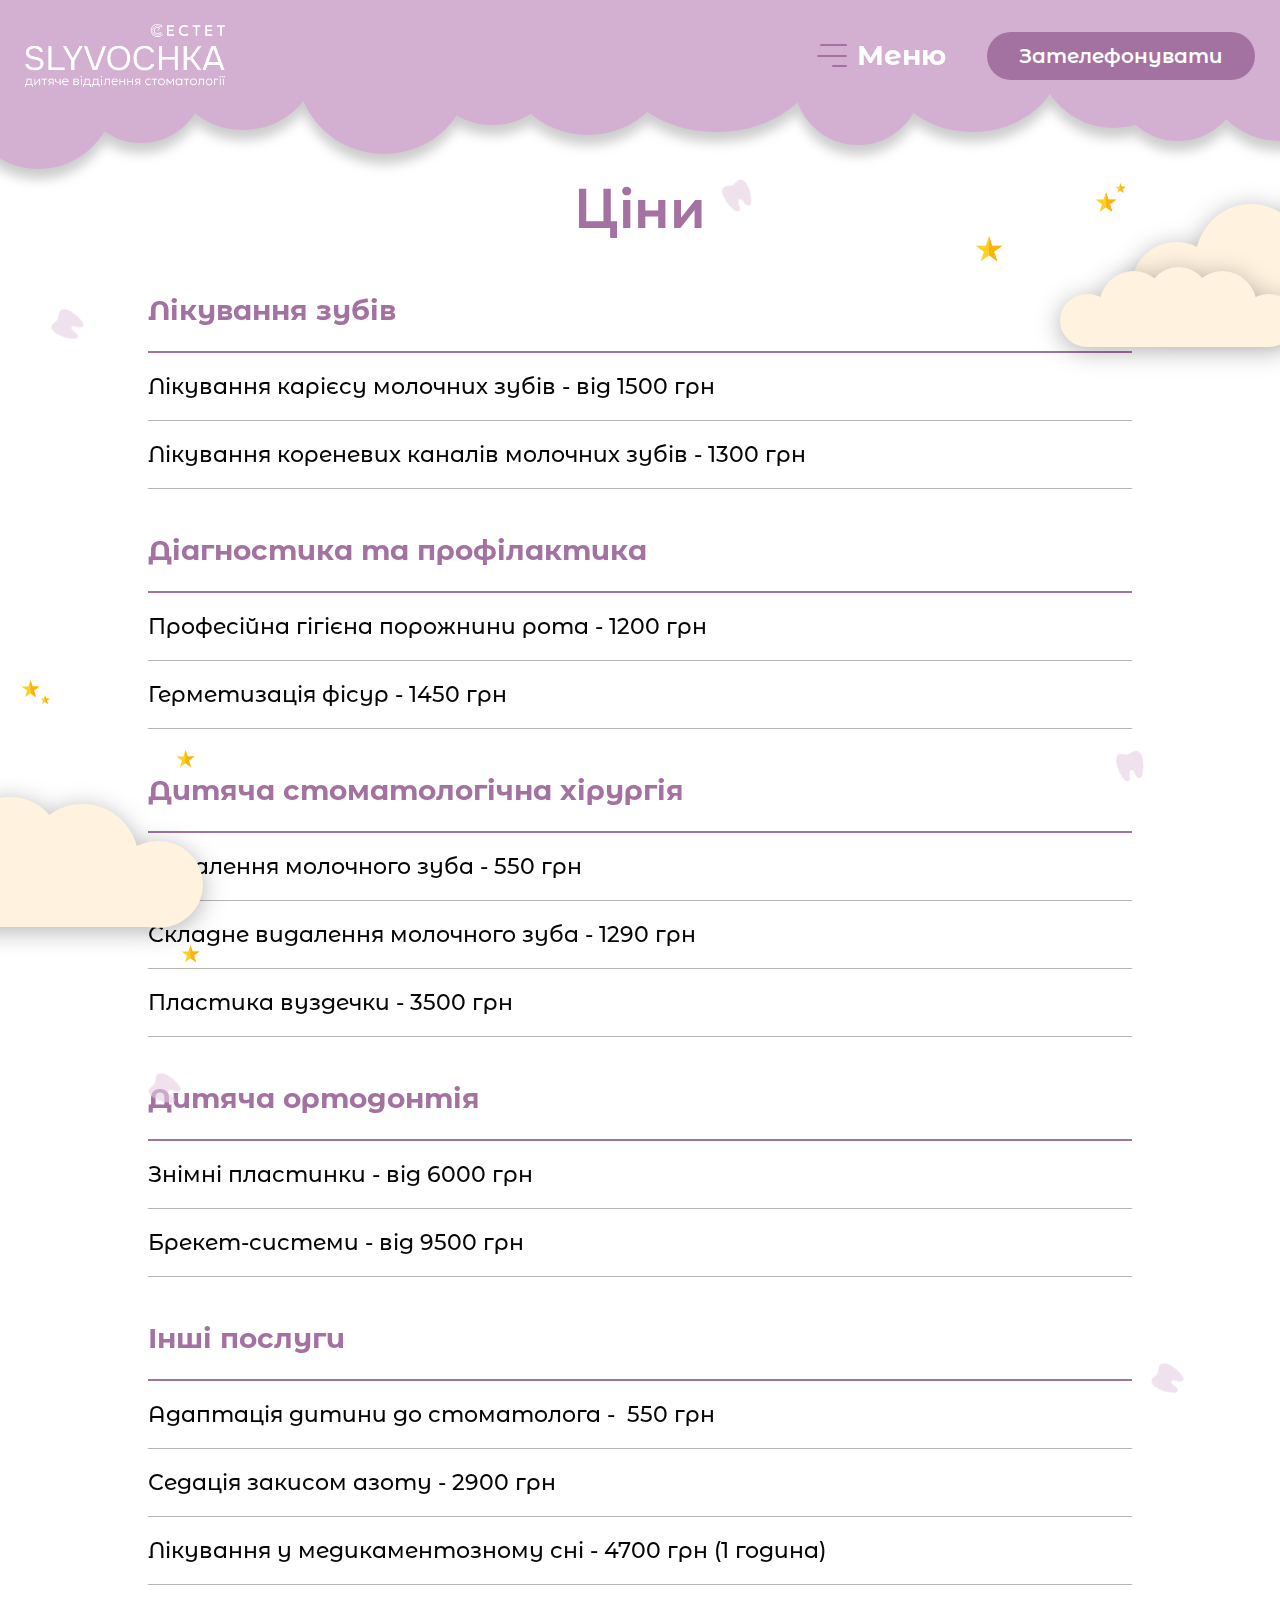
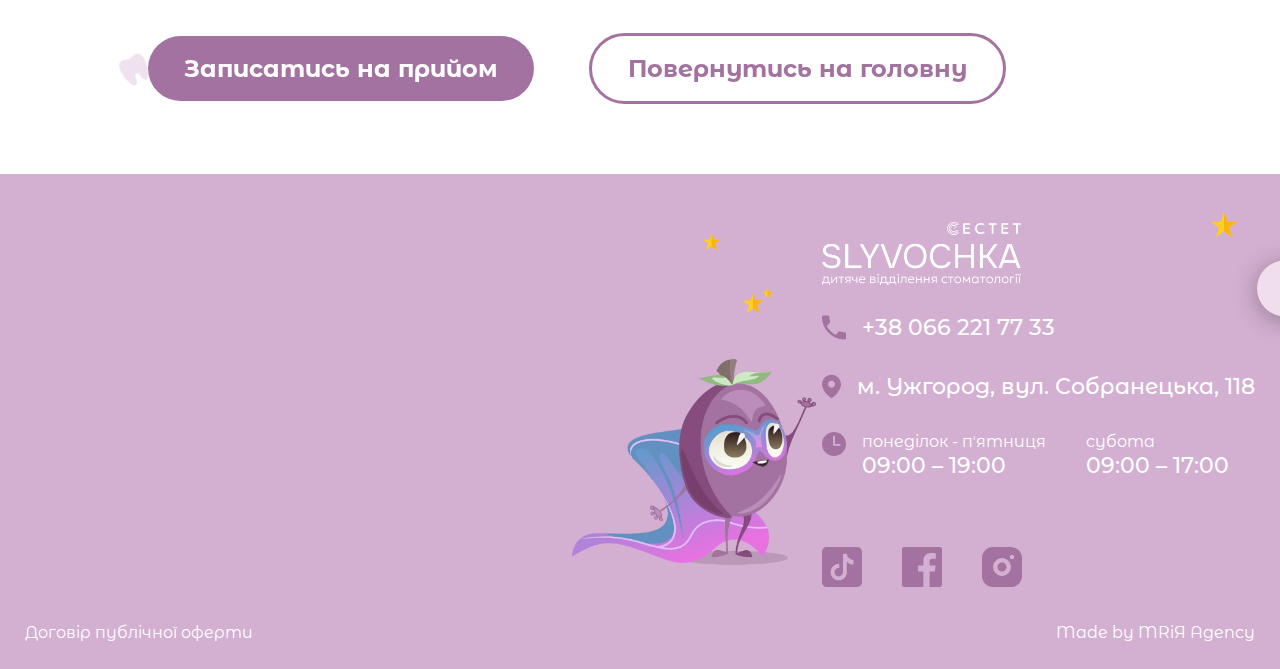
<file: price.html>
<!doctype html>
<html lang="en">

<head>
	<title>Slyvochka</title>
	<meta charset="UTF-8" />
	<meta name="format-detection" content="telephone=no" />
	<!-- <style>body{opacity: 0;}</style> -->
	<link rel="stylesheet" href="css/style.min.css?_v=20250604192153" />
	<link rel="shortcut icon" href="favicon.ico" />

	<!-- <meta name="robots" content="noindex, nofollow"> -->
	<meta name="viewport" content="width=device-width, initial-scale=1.0" />
</head>

<body>
	<div class="wrapper">
		<header data-scroll="120" data-scroll-show class="header">
			<div class="bubbles" style="--bubble-color: #d3afd1">
				<span class="bubble bubble-1"></span>
				<span class="bubble bubble-2"></span>
				<span class="bubble bubble-3"></span>
				<span class="bubble bubble-4"></span>
			</div>

			<div class="header__container">
				<a href="/" class="header__logo">
					<img src="img/logo-main.webp" alt="logo" class="header__img" />
				</a>
				<div class="header__content">
					<div class="header__menu menu">
						<button type="button" class="menu__icon icon-menu">
							<span></span>
							<p>Меню</p>
						</button>
						<nav class="menu__body">
							<div class="cloud cloud__hero-1 mowb">
								<span class="cloud__one"></span>
								<span class="cloud__two"></span>
							</div>
							<div class="cloud cloud__hero-2 mowb">
								<span class="cloud__one"></span>
								<span class="cloud__two"></span>
							</div>
							<div class="cloud cloud__hero-3 mowb">
								<span class="cloud__one"></span>
								<span class="cloud__two"></span>
							</div>
							<div class="teth teth-1 mowb" data-depth="10">
								<img src="img/teth-one.svg" alt="" class="teth__img" />
							</div>
							<div class="teth teth-2 mowb" data-depth="12">
								<img src="img/teth-one.svg" alt="" class="teth__img" />
							</div>
							<div class="teth teth-3 mowb" data-depth="14">
								<img src="img/teth-one.svg" alt="" class="teth__img" />
							</div>
							<div class="teth teth-4 mowb" data-depth="16">
								<img src="img/teth-one.svg" alt="" class="teth__img" />
							</div>
							<ul class="menu__list">
								<li class="menu__item">
									<a href="/#advantages" class="menu__link">Переваги</a>
								</li>
								<li class="menu__item">
									<a href="/#services" class="menu__link">Послуги</a>
								</li>
								<li class="menu__item">
									<a href="price.html" class="menu__link">Ціни</a>
								</li>
								<li class="menu__item">
									<a href="/#comments" class="menu__link">Відгуки</a>
								</li>
								<li class="menu__item">
									<a href="/#faq" class="menu__link">Лікарі</a>
								</li>
								<li class="menu__item">
									<a href="/#contactus" class="menu__link">Контакти</a>
								</li>
							</ul>
							<div class="header__socials socials-header">
								<div class="socials-header__items">
									<a href="https://www.tiktok.com/@slyvochka.esthete?_t=ZM-8w18MbnEsB4" class="socials-header__item">
										<img src="img/tiktok-icon.svg" alt="" class="socials-header__img" />
									</a>
									<a href="https://www.facebook.com/share/1DMvC1ywGS/?mibextid=wwXIfr" class="socials-header__item">
										<img src="img/fb-icon.svg" alt="" class="socials-header__img" />
									</a>
									<a href="https://www.instagram.com/slyvochka.esthete?igsh=MWQ0bTN1ZXRqemIyYw==" class="socials-header__item">
										<img src="img/insta-icon.svg" alt="" class="socials-header__img" />
									</a>
								</div>
								<div class="cloud cloud__menu">
									<span class="cloud__one"></span>
									<span class="cloud__two"></span>
								</div>
							</div>
						</nav>
					</div>
					<a href="tel:+38 066 221 77 33" class="header__actions">Зателефонувати</a>
				</div>
			</div>
		</header>

		<main class="page">
			<section class="empty">
				<div class="bubbles" style="--bubble-color: #d3afd1">
					<span class="bubble bubble-1"></span>
					<span class="bubble bubble-2"></span>
					<span class="bubble bubble-3"></span>
					<span class="bubble bubble-4"></span>
				</div>
			</section>
			<section data-parallax-block class="price">
				<div class="teth teth-8 mow" data-depth="10">
					<img src="img/teth-one.svg" alt="" class="teth__img" />
				</div>
				<div class="teth teth-9 mow" data-depth="12">
					<img src="img/teth-one.svg" alt="" class="teth__img" />
				</div>
				<div class="teth teth-10 mow" data-depth="14">
					<img src="img/teth-one.svg" alt="" class="teth__img" />
				</div>
				<div class="teth teth-11 mow" data-depth="10">
					<img src="img/teth-one.svg" alt="" class="teth__img" />
				</div>
				<div class="teth teth-12 mow" data-depth="12">
					<img src="img/teth-one.svg" alt="" class="teth__img" />
				</div>
				<div class="teth teth-13 mow" data-depth="14">
					<img src="img/teth-one.svg" alt="" class="teth__img" />
				</div>
				<div class="clouds__advantages clouds__price">
					<div class="cloud-yellow cloud__advantages-2">
						<span class="cloud-yellow__one"></span>
						<span class="cloud-yellow__two"></span>
					</div>
					<div class="cloud-yellow cloud__advantages-3">
						<span class="cloud-yellow__one"></span>
						<span class="cloud-yellow__two"></span>
					</div>
					<img src="img/star.svg" alt="star" class="price__star price-star1" />
					<img src="img/star.svg" alt="star" class="price__star price-star2" />
					<img src="img/star.svg" alt="star" class="price__star price-star3" />
				</div>
				<div class="clouds__advantages clouds__price-2">
					<div class="cloud-yellow cloud__advantages-2 cloud__price">
						<span class="cloud-yellow__one"></span>
						<span class="cloud-yellow__two"></span>
					</div>
					<img src="img/star.svg" alt="star" class="price__star price-star4" />
					<img src="img/star.svg" alt="star" class="price__star price-star5" />
					<img src="img/star.svg" alt="star" class="price__star price-star6" />
					<img src="img/star.svg" alt="star" class="price__star price-star7" />
				</div>
				<div class="price__container">
					<h1 class="price__title title">Ціни</h1>
					<div class="price__items">
						<div class="price__item item-price">
							<h2 class="item-price__title">Лікування зубів</h2>
							<p class="item-price__description">
								Лікування карієсу молочних зубів <br class="mob" />
								- від 1500 грн
							</p>
							<p class="item-price__description">
								Лікування кореневих каналів молочних <br class="mob" />
								зубів - 1300 грн
							</p>
						</div>
						<div class="price__item item-price">
							<h2 class="item-price__title">
								Діагностика <br class="mob" />
								та профілактика
							</h2>
							<p class="item-price__description">
								Професійна гігієна порожнини <br class="mob" />
								рота - 1200 грн
							</p>
							<p class="item-price__description">
								Герметизація фісур - 1450 грн
							</p>
						</div>
						<div class="price__item item-price">
							<h2 class="item-price__title">
								Дитяча стоматологічна <br class="mob" />
								хірургія
							</h2>
							<p class="item-price__description">
								Видалення молочного зуба - 550 грн
							</p>
							<p class="item-price__description">
								Складне видалення молочного зуба <br class="mob" />
								- 1290 грн
							</p>
							<p class="item-price__description">
								Пластика вуздечки - 3500 грн
							</p>
						</div>
						<div class="price__item item-price">
							<h2 class="item-price__title">Дитяча ортодонтія</h2>
							<p class="item-price__description">
								Знімні пластинки - від 6000 грн
							</p>
							<p class="item-price__description">
								Брекет-системи - від 9500 грн
							</p>
						</div>
						<div class="price__item item-price">
							<h2 class="item-price__title">Інші послуги</h2>
							<p class="item-price__description">
								Адаптація дитини <br class="mob" />
								до стоматолога -  550 грн
							</p>
							<p class="item-price__description">
								Седація закисом азоту - 2900 грн
							</p>
							<p class="item-price__description">
								Лікування у медикаментозному сні - <br class="mob" />
								4700 грн (1 година)
							</p>
						</div>
					</div>
					<div class="price__actions">
						<a href="#" data-popup="#popup" class="price__btn btn">Записатись на прийом</a>
						<a href="/" class="price__back btn">Повернутись на головну</a>
					</div>
				</div>
			</section>
		</main>
		<footer class="footer">
			<div class="footer__container">
				<div class="footer__top top-footer">
					<div class="top-footer__map">
						<iframe src="https://www.google.com/maps/embed?pb=!1m18!1m12!1m3!1d4434.576189488056!2d22.280093362849527!3d48.632526352776026!2m3!1f0!2f0!3f0!3m2!1i1024!2i768!4f13.1!3m3!1m2!1s0x47391837e2e39207%3A0x1a671ed9d7f2516e!2z0LLRg9C70LjRhtGPINCh0L7QsdGA0LDQvdC10YbRjNC60LAsIDExOCwg0KPQttCz0L7RgNC-0LQsINCX0LDQutCw0YDQv9Cw0YLRgdGM0LrQsCDQvtCx0LvQsNGB0YLRjCwg0KPQutGA0LDRl9C90LAsIDg4MDAw!5e0!3m2!1suk!2sde!4v1748949409075!5m2!1suk!2sde" class="map" allowfullscreen="" loading="lazy" referrerpolicy="no-referrer-when-downgrade"></iframe>
					</div>
					<div class="top-footer__content content-footer">
						<div class="footer__decor">
							<div class="cloud cloud__footer-1 mow">
								<span class="cloud__one"></span>
								<span class="cloud__two"></span>
							</div>
							<img src="img/star.svg" alt="star" class="footer__star footer-star1" />
							<img src="img/star.svg" alt="star" class="footer__star footer-star2" />
							<img src="img/star.svg" alt="star" class="footer__star footer-star3" />
						</div>
						<div class="footer__decor2">
							<img src="img/footer-img.webp" alt="footer-img" class="footer__image" />
							<img src="img/star.svg" alt="star" class="footer__star footer-star4" />
							<img src="img/star.svg" alt="star" class="footer__star footer-star5" />
							<img src="img/star.svg" alt="star" class="footer__star footer-star6" />
						</div>

						<div class="content-footer__info info-footer">
							<a href="#" class="info-footer__logo">
								<img src="img/logo-main.webp" alt="logo" />
							</a>
							<div class="info-footer__items">
								<a href="tel:+38 066 221 77 33" class="info-footer__item">
									<img src="img/phone.svg" alt="phone" class="info-footer__icon" />
									+38 066 221 77 33
								</a>
								<div class="info-footer__item">
									<img src="img/location.svg" alt="location" class="info-footer__icon" />
									м. Ужгород, вул. <br class="mob" />
									Собранецька, 118
								</div>
								<div class="info-footer__item">
									<img src="img/time.svg" alt="time" class="info-footer__icon" />
									<div class="info-footer__box box-info">
										<div class="box-info__item">
											<p class="box-info__title">понеділок - пʼятниця</p>
											<p class="box-info__description">09:00 – 19:00</p>
										</div>
										<div class="box-info__item">
											<p class="box-info__title">субота</p>
											<p class="box-info__description">09:00 – 17:00</p>
										</div>
									</div>
								</div>
							</div>
						</div>
						<div class="content-footer__socials">
							<a href="https://www.tiktok.com/@slyvochka.esthete?_t=ZM-8w18MbnEsB4" class="content-footer__social">
								<img src="img/tiktok-icon.svg" alt="tiktok" />
							</a>
							<a href="https://www.facebook.com/share/1DMvC1ywGS/?mibextid=wwXIfr" class="content-footer__social">
								<img src="img/fb-icon.svg" alt="fb" />
							</a>
							<a href="https://www.instagram.com/slyvochka.esthete?igsh=MWQ0bTN1ZXRqemIyYw==" class="content-footer__social">
								<img src="img/insta-icon.svg" alt="insta" />
							</a>
						</div>
					</div>
				</div>
				<div class="footer__bottom bottom-footer">
					<a href="https://esthete.com.ua/publichnij-dogovir/" class="bottom-footer__oferta">Договір публічної оферти</a>
					<a href="https://www.mriya-digital.com/" class="bottom-footer__mriya">Made by MRiЯ Agency</a>
				</div>
			</div>
		</footer>
		<div id="popup" aria-hidden="true" class="popup">
			<div class="popup__wrapper">
				<div class="popup__content">
					<div class="bubbles popup-bubles" style="--bubble-color: #d3afd1">
						<span class="bubble bubble-1"></span>
						<span class="bubble bubble-2"></span>
						<span class="bubble bubble-3"></span>
						<span class="bubble bubble-4"></span>
					</div>
					<button data-close type="button" class="popup__close"></button>
					<div class="popup__text">
						<div class="popup__header">
							<h2 class="popup__title">Запис на прийом</h2>
							<p class="popup__description">
								Заповніть данні нижче <br class="mob" />
								і наш адміністратор <br class="pc" />
								звʼяжеться <br class="mob" />
								з вами найближчим часом
							</p>
							<img src="img/star.svg" alt="star" class="popup__star popup-star1" />
							<img src="img/star.svg" alt="star" class="popup__star popup-star2" />
							<img src="img/star.svg" alt="star" class="popup__star popup-star3" />
							<img src="img/star.svg" alt="star" class="popup__star popup-star4" />
							<img src="img/star.svg" alt="star" class="popup__star popup-star5" />
						</div>
						<form data-popup-message="#maildone" id="main-form2" action="components/sendmail/webhoock.php" class="left-contact__form" method="POST">
							<div class="form-questions__body">
								<!-- Приховані поля для UTM -->
								<input type="hidden" id="utm_source" name="utm_source" />
								<input type="hidden" id="utm_medium" name="utm_medium" />
								<input type="hidden" id="utm_campaign" name="utm_campaign" />
								<input type="hidden" id="utm_content" name="utm_content" />
								<input type="hidden" id="utm_term" name="utm_term" />

								<input type="hidden" name="select_text" id="select_text" />
								<input type="text" data-validate data-required required name="email" data-error="Ім’я не вірне" placeholder="Ваше ім'я" class="name" id="name" />

								<!-- Поля для введення -->

								<input type="tel" data-required required name="phone" data-error="Номер телефону не вірний" placeholder="Ваш номер телефону" class="tel phone-input" id="phone" />

								<!-- Кнопка відправки -->
								<button type="submit" class="button left-contact__button btn">
									<span class="snone">Відправити</span>
								</button>
							</div>
						</form>
					</div>
				</div>
			</div>
		</div>

	</div>
	<script src="js/app.min.js?_v=20250604192153"></script>

</body>

</html>
</file>
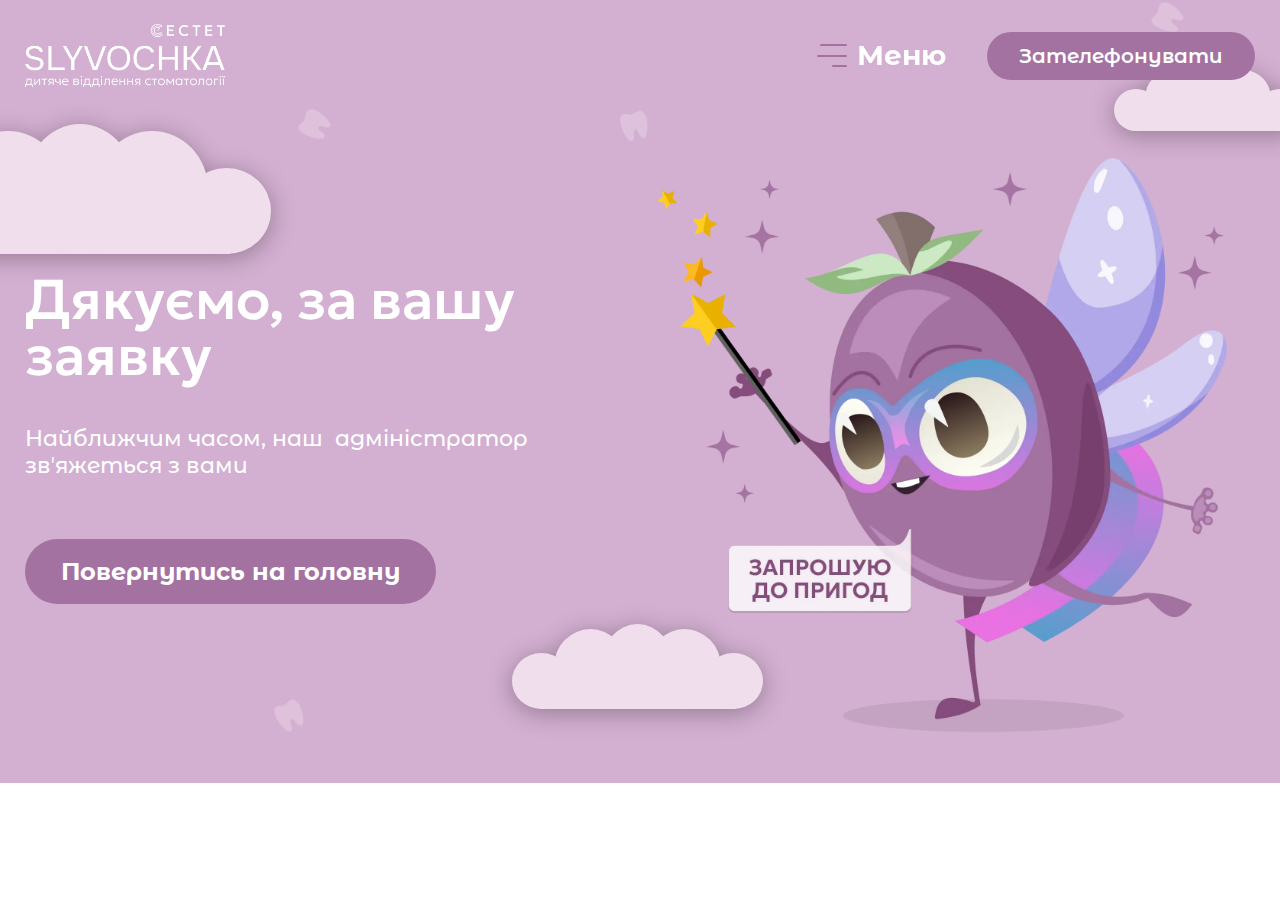
<file: thanks.html>
<!doctype html>
<html lang="en">

<head>
	<title>Slyvochka</title>
	<meta charset="UTF-8" />
	<meta name="format-detection" content="telephone=no" />
	<!-- <style>body{opacity: 0;}</style> -->
	<link rel="stylesheet" href="css/style.min.css?_v=20250604141837" />
	<link rel="shortcut icon" href="favicon.ico" />

	<!-- <meta name="robots" content="noindex, nofollow"> -->
	<meta name="viewport" content="width=device-width, initial-scale=1.0" />
</head>

<body>
	<div class="wrapper">
		<header data-scroll="120" data-scroll-show class="header">
			<div class="bubbles" style="--bubble-color: #d3afd1">
				<span class="bubble bubble-1"></span>
				<span class="bubble bubble-2"></span>
				<span class="bubble bubble-3"></span>
				<span class="bubble bubble-4"></span>
			</div>

			<div class="header__container">
				<a href="/" class="header__logo">
					<img src="img/logo-main.webp" alt="logo" class="header__img" />
				</a>
				<div class="header__content">
					<div class="header__menu menu">
						<button type="button" class="menu__icon icon-menu">
							<span></span>
							<p>Меню</p>
						</button>
						<nav class="menu__body">
							<div class="cloud cloud__hero-1 mowb">
								<span class="cloud__one"></span>
								<span class="cloud__two"></span>
							</div>
							<div class="cloud cloud__hero-2 mowb">
								<span class="cloud__one"></span>
								<span class="cloud__two"></span>
							</div>
							<div class="cloud cloud__hero-3 mowb">
								<span class="cloud__one"></span>
								<span class="cloud__two"></span>
							</div>
							<div class="teth teth-1 mowb" data-depth="10">
								<img src="img/teth-one.svg" alt="" class="teth__img" />
							</div>
							<div class="teth teth-2 mowb" data-depth="12">
								<img src="img/teth-one.svg" alt="" class="teth__img" />
							</div>
							<div class="teth teth-3 mowb" data-depth="14">
								<img src="img/teth-one.svg" alt="" class="teth__img" />
							</div>
							<div class="teth teth-4 mowb" data-depth="16">
								<img src="img/teth-one.svg" alt="" class="teth__img" />
							</div>
							<ul class="menu__list">
								<li class="menu__item">
									<a href="/#advantages" class="menu__link">Переваги</a>
								</li>
								<li class="menu__item">
									<a href="/#services" class="menu__link">Послуги</a>
								</li>
								<li class="menu__item">
									<a href="price.html" class="menu__link">Ціни</a>
								</li>
								<li class="menu__item">
									<a href="/#comments" class="menu__link">Відгуки</a>
								</li>
								<li class="menu__item">
									<a href="/#faq" class="menu__link">Лікарі</a>
								</li>
								<li class="menu__item">
									<a href="/#contactus" class="menu__link">Контакти</a>
								</li>
							</ul>
							<div class="header__socials socials-header">
								<div class="socials-header__items">
									<a href="https://www.tiktok.com/@slyvochka.esthete?_t=ZM-8w18MbnEsB4" class="socials-header__item">
										<img src="img/tiktok-icon.svg" alt="" class="socials-header__img" />
									</a>
									<a href="https://www.facebook.com/share/1DMvC1ywGS/?mibextid=wwXIfr" class="socials-header__item">
										<img src="img/fb-icon.svg" alt="" class="socials-header__img" />
									</a>
									<a href="https://www.instagram.com/slyvochka.esthete?igsh=MWQ0bTN1ZXRqemIyYw==" class="socials-header__item">
										<img src="img/insta-icon.svg" alt="" class="socials-header__img" />
									</a>
								</div>
								<div class="cloud cloud__menu">
									<span class="cloud__one"></span>
									<span class="cloud__two"></span>
								</div>
							</div>
						</nav>
					</div>
					<a href="tel:+38 066 221 77 33" class="header__actions">Зателефонувати</a>
				</div>
			</div>
		</header>

		<main class="page">
			<section data-parallax-block class="hero">
				<div class="cloud cloud__hero-1 mow">
					<span class="cloud__one"></span>
					<span class="cloud__two"></span>
				</div>
				<div class="cloud cloud__hero-2 mow">
					<span class="cloud__one"></span>
					<span class="cloud__two"></span>
				</div>
				<div class="cloud cloud__hero-3 mow">
					<span class="cloud__one"></span>
					<span class="cloud__two"></span>
				</div>
				<div class="teth teth-1 mow" data-depth="10">
					<img src="img/teth-one.svg" alt="" class="teth__img" />
				</div>
				<div class="teth teth-2 mow" data-depth="12">
					<img src="img/teth-one.svg" alt="" class="teth__img" />
				</div>
				<div class="teth teth-3 mow" data-depth="14">
					<img src="img/teth-one.svg" alt="" class="teth__img" />
				</div>
				<div class="teth teth-4 mow" data-depth="16">
					<img src="img/teth-one.svg" alt="" class="teth__img" />
				</div>
				<div class="hero__container">
					<div class="hero__info info-hero">
						<h1 class="info-hero__title">
							Дякуємо, <br class="mob" />
							за вашу заявку
						</h1>
						<p class="info-hero__description">
							Найближчим часом, наш <br class="mob" />
							адміністратор звʼяжеться <br class="mob" />
							з вами
						</p>
						<a href="/" class="info-hero__btn btn">Повернутись на головну</a>
					</div>
					<div class="hero__image">
						<img src="img/hero-img.webp" alt="hero-image" class="hero__img" />
					</div>
				</div>
			</section>
		</main>
	</div>
	<script src="js/app.min.js?_v=20250604141837"></script>

</body>

</html>
</file>
<file: css/style.min.css>
@import url(https://fonts.googleapis.com/css?family=Montserrat+Alternates:regular,italic,500,500italic,600,600italic,700,700italic,800,800italic,900,900italic);@import url(https://fonts.googleapis.com/css?family=Geologica:100,200,300,regular,500,600,700,800,900);/*! tailwindcss v4.1.7 | MIT License | https://tailwindcss.com */*{padding:0;margin:0;border:0}*,*::after,*::before{box-sizing:border-box}*::after,*::before{display:inline-block}body,html{height:100%;min-width:320px}body{color:#060606;line-height:1;font-family:"Montserrat Alternates";font-size:1.125rem;-ms-text-size-adjust:100%;-moz-text-size-adjust:100%;-webkit-text-size-adjust:100%;-webkit-font-smoothing:antialiased;-moz-osx-font-smoothing:grayscale}button,input,textarea{font-family:"Montserrat Alternates";font-size:inherit;line-height:inherit;color:inherit;background-color:rgba(0,0,0,0)}input,textarea{width:100%}label{display:inline-block}button,option,select{cursor:pointer}a{display:inline-block;color:inherit;text-decoration:none}ul li{list-style:none}img{vertical-align:top}h1,h2,h3,h4,h5,h6{font-weight:inherit;font-size:inherit}.lock body{overflow:hidden;touch-action:none;-ms-scroll-chaining:none;overscroll-behavior:none}.wrapper{min-height:100%;display:flex;flex-direction:column;overflow:hidden}@supports (overflow:clip){.wrapper{overflow:clip}}.wrapper>main{flex:1 1 auto}.wrapper>*{min-width:0}[class*=__container]{max-width:79.375rem;margin:0 auto;padding:0 1.25rem}[class*="--gc"]{display:grid;min-width:0;grid-template-columns:1.25rem 1fr minmax(auto,76.875rem) 1fr 1.25rem}[class*="--gc"]>*{min-width:0;grid-column:3/4}.menu__body{position:fixed;width:208px;height:auto;top:-100%;display:flex;align-items:center;justify-content:center;background-color:#fff;-webkit-transform:translateX(-70px);transform:translateX(-70px);overflow:auto;padding:3.125rem .9375rem 1.875rem .9375rem;transition:top .3s;border-radius:0 0 8px 8px;opacity:.95;box-shadow:0 0 8px 0 rgba(0,0,0,.2)}.menu__body::before{content:"";position:fixed;width:100%;height:4.375rem;top:-100%;transition:top .3s;z-index:2}.menu-open .menu__body{top:0}.menu-open .menu__body::before{top:0}.menu__list{display:flex;flex-direction:column;row-gap:22px;margin-top:40px}.menu__item{text-align:center}.menu__link{font-size:20px;font-style:normal;font-weight:600;line-height:24px;color:rgba(6,6,6,.3);transition:.3s ease-in-out}.menu__link:hover{color:#a372a1;scale:1.1}.icon-menu{display:block;position:relative;width:1.875rem;height:1.4375rem;z-index:5}.icon-menu p{font-size:28px;font-style:normal;font-weight:700;line-height:34px;color:#fff;position:relative;top:-25%;transition:all .3s ease 0s}.icon-menu p:hover{scale:1.05}.icon-menu span,.icon-menu::after,.icon-menu::before{content:"";transition:all .3s ease 0s;right:40px;position:absolute;width:100%;height:.125rem;background-color:#a372a1;border-radius:10px}.icon-menu::before{top:0;width:90%}.icon-menu::after{bottom:0;width:50%}.icon-menu span{top:calc(50% - .0625rem)}.menu-open .icon-menu span{width:0}.menu-open .icon-menu::after,.menu-open .icon-menu::before{width:100%}.menu-open .icon-menu::before{top:calc(50% - .0625rem);-webkit-transform:rotate(-45deg);transform:rotate(-45deg)}.menu-open .icon-menu::after{bottom:calc(50% - .0625rem);-webkit-transform:rotate(45deg);transform:rotate(45deg)}body::after{content:"";background-color:rgba(0,0,0,.5);position:fixed;width:100%;height:100%;top:0;left:0;opacity:0;transition:opacity .8s ease 0s;pointer-events:none;z-index:149}.popup-show body::after{opacity:1}.popup{position:fixed;top:0;left:0;bottom:0;right:0;padding:30px 10px;transition:visibility .8s ease 0s;visibility:hidden;pointer-events:none}.popup_show{z-index:150;visibility:visible;overflow:auto;pointer-events:auto}.popup_show .popup__content{visibility:visible;-webkit-transform:scale(1);transform:scale(1)}.popup__wrapper{display:flex;flex-direction:column;align-items:center;min-height:100%;flex:1 1 auto;width:100%;display:flex;justify-content:center;align-items:center}.popup__content{visibility:hidden;-webkit-transform:scale(0);transform:scale(0);transition:-webkit-transform .3s ease 0s;transition:transform .3s ease 0s;transition:transform .3s ease 0s,-webkit-transform .3s ease 0s;background-color:#eee;padding:20px;width:100%;max-width:900px;border-radius:20px}.lock .popup__content{visibility:visible}.ibg{width:100%;height:100%;-o-object-fit:cover;object-fit:cover}.ibg--top{-o-object-position:top;object-position:top}.ibg--bottom{-o-object-position:bottom;object-position:bottom}.ibg--left{-o-object-position:left;object-position:left}.ibg--right{-o-object-position:right;object-position:right}.ibg--contain{-o-object-fit:contain;object-fit:contain}.header{position:absolute;top:0;left:0;margin:0 auto;width:100%;z-index:3}.header._header-scroll{position:fixed;top:-200%;background:#d3afd1}.header._header-scroll .bubbles{display:flex}.header .bubbles{display:none}.header._header-show{transition:.3s ease 0s;top:0}.header__container{display:flex;align-items:center;padding-top:24px;justify-content:space-between}.header__logo{z-index:6;width:200px}.header__img{width:100%}.header__content{display:flex;align-items:center;-webkit-column-gap:100px;-moz-column-gap:100px;column-gap:100px}.header__actions{font-size:20px;font-weight:600;line-height:24px;display:inline-flex;padding:12px 32px;justify-content:center;align-items:center;border-radius:36px;background:#a372a1;color:#fff;transition:.3s ease-in-out}.header__actions:hover{color:#a372a1;background:#fff;scale:1.05}.socials-header{display:none;position:relative}.socials-header__items{display:flex;align-items:center;-webkit-column-gap:40px;-moz-column-gap:40px;column-gap:40px;z-index:4}.socials-header__item{transition:.3s ease-in-out}.socials-header__item:hover{-webkit-transform:scale(1.1);transform:scale(1.1)}.bubbles{position:absolute;height:110px;inset:0;pointer-events:none;z-index:-1;-webkit-filter:drop-shadow(0 10px 6px rgba(0, 0, 0, .2));filter:drop-shadow(0 10px 6px rgba(0, 0, 0, .2));--bubble-color:#ffffff}.bubbles .bubble{position:absolute;aspect-ratio:1/1;border-radius:50%;background:var(--bubble-color);-webkit-animation:wave-bounce 6s ease-in-out infinite;animation:wave-bounce 6s ease-in-out infinite}.bubbles .bubble::after,.bubbles .bubble::before{content:"";position:absolute;border-radius:50%;background:var(--bubble-color);z-index:-1;-webkit-animation:inherit;animation:inherit}.bubbles .bubble.bubble-1{width:10%;bottom:-30%;left:6%;-webkit-animation-delay:0s;animation-delay:0s}.bubbles .bubble.bubble-1::after{width:120%;height:120%;bottom:-20%;left:-90%}.bubbles .bubble.bubble-1::before{width:120%;height:120%;bottom:10%;left:70%}.bubbles .bubble.bubble-2{width:11%;bottom:-14%;left:33%;-webkit-animation-delay:1s;animation-delay:1s}.bubbles .bubble.bubble-2::after{width:125%;height:125%;bottom:-20%;left:-90%}.bubbles .bubble.bubble-2::before{width:125%;height:125%;bottom:-7%;left:55%}.bubbles .bubble.bubble-3{width:10%;bottom:-32%;left:62%;-webkit-animation-delay:2s;animation-delay:2s}.bubbles .bubble.bubble-3::after{width:160%;height:120%;bottom:10%;left:-140%}.bubbles .bubble.bubble-3::before{width:140%;height:120%;bottom:10%;left:70%}.bubbles .bubble.bubble-4{width:10%;bottom:-28%;right:3%;-webkit-animation-delay:3s;animation-delay:3s}.bubbles .bubble.bubble-4::after{width:120%;height:120%;bottom:10%;left:-60%}.bubbles .bubble.bubble-4::before{width:120%;height:120%;bottom:0;left:70%}.map{border-radius:12px;width:630px;height:350px}.footer{background-color:#d3afd1;position:relative}.footer__container{padding-top:48px;padding-bottom:26px;display:flex;flex-direction:column;row-gap:36px}.footer__top{display:flex;align-items:flex-start;justify-content:space-between}.footer__decor{position:absolute;right:-250px}.footer__image{width:100%;max-width:243.538px}.footer__star{position:absolute;transition:2.4s;-webkit-animation:star-glow 4s ease-in-out infinite;animation:star-glow 4s ease-in-out infinite}.footer__decor2{position:absolute;left:-250px;bottom:10px}.footer__bottom{display:flex;align-items:center;justify-content:space-between;color:#fff;font-size:16px;font-weight:400;line-height:20px}.top-footer__content{position:relative;display:flex;flex-direction:column;row-gap:68px}.content-footer__info{display:flex;flex-direction:column;row-gap:29px}.content-footer__socials{display:flex;align-items:center;-webkit-column-gap:40px;-moz-column-gap:40px;column-gap:40px;position:relative;z-index:1}.content-footer__social{width:40px;transition:.3s}.content-footer__social img{width:100%}.content-footer__social:hover{scale:1.1}.cloud__footer-1{width:245px!important}.info-footer__logo{width:199px}.info-footer__logo img{width:100%}.info-footer__items{display:flex;flex-direction:column;row-gap:32px}.info-footer__item{display:flex;align-items:center;-webkit-column-gap:16px;-moz-column-gap:16px;column-gap:16px;font-size:22px;font-weight:500;line-height:27px;color:#fff}.info-footer__item:first-child{transition:.3s}.info-footer__item:first-child:hover{scale:1.03;-webkit-transform:translateX(10px);transform:translateX(10px)}.info-footer__item:last-child{align-items:flex-start}.info-footer__box{display:flex;-webkit-column-gap:40px;-moz-column-gap:40px;column-gap:40px}.box-info__title{font-size:16px;font-weight:400;line-height:20px}.bottom-footer__oferta{transition:.3s}.bottom-footer__oferta:hover{scale:1.05;-webkit-transform:translateY(-5px);transform:translateY(-5px)}.bottom-footer__mriya{transition:.3s}.bottom-footer__mriya:hover{scale:1.05;-webkit-transform:translateY(-5px);transform:translateY(-5px)}.footer-star1{width:28px;height:28px;top:-10px;left:-50px}.footer-star2{width:19px;height:19px;top:-30px;left:60px}.footer-star3{width:10px;height:10px;top:-20px;left:80px}.footer-star4{width:19px;height:19px;top:-100px;left:130px}.footer-star5{width:22px;height:22px;top:-40px;left:170px}.footer-star6{width:11px;height:11px;top:-45px;left:190px}.cloud{width:100%;aspect-ratio:203/77.978;position:relative;-webkit-filter:drop-shadow(0 4px 12px rgba(0, 0, 0, .3));filter:drop-shadow(0 4px 12px rgba(0, 0, 0, .3));-webkit-animation:cloudFloat 6s ease-in-out infinite;animation:cloudFloat 6s ease-in-out infinite}.cloud__one{position:absolute;bottom:0;width:80%;height:25%;left:10%;background-color:#f0deec}.cloud__one::after,.cloud__one::before{content:"";position:absolute;border-radius:50%;background-color:#f0deec;-webkit-animation:cloudPulse 6s ease-in-out infinite;animation:cloudPulse 6s ease-in-out infinite}.cloud__one::before{width:30%;height:240%;top:-138%;left:-14%;-webkit-animation-delay:0s;animation-delay:0s}.cloud__one::after{width:30%;height:240%;top:-138%;right:-14%;-webkit-animation-delay:1s;animation-delay:1s}.cloud__two{position:absolute;top:10%;width:30%;height:90%;left:35%;background-color:#f0deec;border-radius:50%;-webkit-animation:cloudBreathe 4s ease-in-out infinite;animation:cloudBreathe 4s ease-in-out infinite;-webkit-transform-origin:bottom center;transform-origin:bottom center}.cloud__two::after,.cloud__two::before{content:"";position:absolute;border-radius:50%;background-color:#f0deec;-webkit-animation:cloudBreathe 5s ease-in-out infinite;animation:cloudBreathe 5s ease-in-out infinite}.cloud__two::before{width:100%;height:90%;top:5%;left:-64%}.cloud__two::after{width:100%;height:90%;top:5%;right:-64%;-webkit-animation-delay:.5s;animation-delay:.5s}.cloud__about-1{width:230px;position:absolute;left:-16px;bottom:-24px;z-index:1}.cloud__menu{width:200px;position:absolute;bottom:-60px;left:-10px}.cloud-yellow{width:100%;aspect-ratio:203/77.978;position:relative;-webkit-filter:drop-shadow(0 4px 12px rgba(0, 0, 0, .3));filter:drop-shadow(0 4px 12px rgba(0, 0, 0, .3));-webkit-animation:cloudFloat 6s ease-in-out infinite;animation:cloudFloat 6s ease-in-out infinite}.cloud-yellow__one{position:absolute;bottom:0;width:80%;height:25%;left:10%;background-color:#fff3df}.cloud-yellow__one::after,.cloud-yellow__one::before{content:"";position:absolute;border-radius:50%;background-color:#fff3df;-webkit-animation:cloudPulse 6s ease-in-out infinite;animation:cloudPulse 6s ease-in-out infinite}.cloud-yellow__one::before{width:30%;height:240%;top:-138%;left:-14%;-webkit-animation-delay:0s;animation-delay:0s}.cloud-yellow__one::after{width:30%;height:240%;top:-138%;right:-14%;-webkit-animation-delay:1s;animation-delay:1s}.cloud-yellow__two{position:absolute;top:10%;width:30%;height:90%;left:35%;background-color:#fff3df;border-radius:50%;-webkit-animation:cloudBreathe 4s ease-in-out infinite;animation:cloudBreathe 4s ease-in-out infinite;-webkit-transform-origin:bottom center;transform-origin:bottom center}.cloud-yellow__two::after,.cloud-yellow__two::before{content:"";position:absolute;border-radius:50%;background-color:#fff3df;-webkit-animation:cloudBreathe 5s ease-in-out infinite;animation:cloudBreathe 5s ease-in-out infinite}.cloud-yellow__two::before{width:100%;height:90%;top:5%;left:-64%}.cloud-yellow__two::after{width:100%;height:90%;top:5%;right:-64%;-webkit-animation-delay:.5s;animation-delay:.5s}.cloud-yellow__menu{width:200px;position:absolute;bottom:-60px;left:-10px}@-webkit-keyframes cloudFloat{0%,100%{-webkit-transform:translateY(0);transform:translateY(0)}50%{-webkit-transform:translateY(-8px);transform:translateY(-8px)}}@keyframes cloudFloat{0%,100%{-webkit-transform:translateY(0);transform:translateY(0)}50%{-webkit-transform:translateY(-8px);transform:translateY(-8px)}}@-webkit-keyframes cloudBreathe{0%,100%{-webkit-transform:scale(1);transform:scale(1)}50%{-webkit-transform:scale(1.06);transform:scale(1.06)}}@keyframes cloudBreathe{0%,100%{-webkit-transform:scale(1);transform:scale(1)}50%{-webkit-transform:scale(1.06);transform:scale(1.06)}}@-webkit-keyframes cloudPulse{0%,100%{-webkit-transform:scaleX(1);transform:scaleX(1)}50%{-webkit-transform:scaleX(1.07);transform:scaleX(1.07)}}@keyframes cloudPulse{0%,100%{-webkit-transform:scaleX(1);transform:scaleX(1)}50%{-webkit-transform:scaleX(1.07);transform:scaleX(1.07)}}.hero{background:#d3afd1;position:relative}.hero__container{display:flex;align-items:center;justify-content:center;padding-top:132px;padding-bottom:40px}.hero__info{display:flex;flex-direction:column;row-gap:42px;align-items:flex-start}.hero__image{max-width:611px;width:100%}.hero__img{width:100%}.cloud__hero-1{position:absolute;width:374px;top:110px;left:-107px}.cloud__hero-2{position:absolute;width:184px;top:60px;right:-20px}.cloud__hero-3{position:absolute;width:245px;bottom:74px;left:515px}.teth{position:absolute;width:27.5px;height:30px;flex-shrink:0;aspect-ratio:27.5/30;transition:-webkit-transform .3s ease;transition:transform .3s ease;transition:transform .3s ease,-webkit-transform .3s ease;will-change:transform}.menu-open .teth{z-index:3}.teth__img{width:100%}.teth-1{-webkit-transform:rotate(-48.501deg) translate(var(--x,0),var(--y,0));transform:rotate(-48.501deg) translate(var(--x,0),var(--y,0));top:110px;left:300px}.teth-2{top:110px;left:620px;-webkit-transform:translate(var(--x,0),var(--y,0));transform:translate(var(--x,0),var(--y,0))}.teth-3{-webkit-transform:rotate(-13.087deg) translate(var(--x,0),var(--y,0));transform:rotate(-13.087deg) translate(var(--x,0),var(--y,0));bottom:53px;left:275px}.teth-4{-webkit-transform:rotate(-48.501deg) translate(var(--x,0),var(--y,0));transform:rotate(-48.501deg) translate(var(--x,0),var(--y,0));top:3px;right:100px}.teth-5{-webkit-transform:rotate(-48.501deg) translate(var(--x,0),var(--y,0));transform:rotate(-48.501deg) translate(var(--x,0),var(--y,0));top:200px;right:670px}.teth-6{-webkit-transform:rotate(-13.087deg) translate(var(--x,0),var(--y,0));transform:rotate(-13.087deg) translate(var(--x,0),var(--y,0));bottom:200px;right:430px}.teth-7{-webkit-transform:translate(var(--x,0),var(--y,0));transform:translate(var(--x,0),var(--y,0));bottom:-22px;left:200px}.info-hero__title{font-family:Geologica;font-size:56px;font-style:normal;font-weight:500;line-height:56px;color:#fff;z-index:2;width:110%}.menu-open .info-hero__title{z-index:1}.info-hero__description{color:#fff;font-size:22px;font-weight:500;line-height:27px;margin-bottom:18px}.btn{font-size:24px;color:#fff;font-weight:700;line-height:29px;display:flex;padding:18px 36px;justify-content:center;align-items:center;border-radius:36px;background:#a372a1;transition:.3s}.btn:hover{background:#fff;color:#a372a1;scale:1.05}.pc{display:flex}.mob{display:none}.menu-open .mowb{display:none}.advantages{position:relative}.advantages__container{padding-top:106px;display:flex;flex-direction:column;row-gap:34px}.advantages__title{max-width:857px;font-family:Geologica;font-size:36px;font-weight:500;line-height:45px}.advantages__slider{display:none}.advantages__items{display:flex;flex-wrap:wrap;gap:15px;z-index:1}.advantages__item{width:295px;height:216px;flex-shrink:0;border-radius:16px;background:#d3afd1;padding:14px 21px 32px 24px;display:flex;flex-direction:column;row-gap:16px}.cloud__advantages-1{position:absolute;width:251px;left:-200%;top:194px;transition:.6s}._watcher-view .cloud__advantages-1{left:-76px}.cloud__advantages-2{position:absolute;width:230px;left:8px;bottom:7px;z-index:2}.cloud__witch{max-width:254px;width:100%;position:absolute;z-index:1;bottom:8px;left:0}.cloud__advantages-3{width:374px;position:absolute;left:81px;bottom:27px}.clouds__advantages{position:absolute;width:455px;height:254px;right:-200%;top:24px;z-index:2;transition:.7s}._watcher-view .clouds__advantages{right:-170px}.purple{color:#a372a1}.item-advantages__number{align-self:stretch;-webkit-text-stroke-width:3px;-webkit-text-stroke-color:#fff;font-size:36px;font-style:normal;font-weight:900;line-height:44px;text-transform:uppercase}.item-advantages__text{font-size:18px;font-style:normal;font-weight:500;line-height:22px;color:#fff}.green{color:#cce8c3}.blue{color:#60bbdc}.orange{color:#fbb30f}.swiper-pagination{display:flex;justify-content:center;gap:8px;margin-top:24px}.swiper-pagination .swiper-pagination-bullet{width:10px;height:10px;border-radius:50%;background-color:#f0deec;opacity:1;transition:all .3s ease}.swiper-pagination .swiper-pagination-bullet:hover{background-color:rgba(176,128,175,.831372549)}.swiper-pagination .swiper-pagination-bullet-active{background-color:#a372a1;width:28px;border-radius:20px}.about{position:relative}.about__container{display:flex;flex-direction:column;row-gap:15px;padding-top:120px;padding-bottom:84px;position:relative;z-index:2}.about__header{display:flex;align-items:flex-end;width:100%}.about__titles{display:flex;flex-direction:column;row-gap:24px;width:50%}.about__title{font-family:Geologica;font-size:36px;font-weight:500;line-height:45px}.about__description{font-size:18px;font-style:normal;font-weight:500;line-height:22px}.about__actions{position:relative;width:50%;display:flex;justify-content:flex-end}.about__image{position:absolute;top:-230px;left:0;scale:0;width:371px;height:210px;transition:.6s;transition-delay:1s}._watcher-view .about__image{scale:1}.about__img{width:100%;position:relative;z-index:2}.about__star{position:absolute;flex-shrink:0;-webkit-animation:starFloat 5s ease-in-out infinite,starTwinkle 3s ease-in-out infinite;animation:starFloat 5s ease-in-out infinite,starTwinkle 3s ease-in-out infinite;will-change:transform,opacity;pointer-events:none}.about__btn:hover{background:#d3afd1;color:#fff}.about__slide{padding:41px 27px 87px;border-radius:16px;border:5px solid #a372a1;background:#fff;max-width:630px;height:540px;flex-shrink:0;width:100%;display:flex;flex-direction:column;row-gap:44px;position:relative;overflow:hidden}.about__background{position:relative;width:100%;height:200px;margin-top:-200px;-webkit-filter:drop-shadow(0 10px 6px rgba(0, 0, 0, .2));filter:drop-shadow(0 10px 6px rgba(0, 0, 0, .2));background:#fff;z-index:1}.star-1{width:19px;height:19px;left:31px;bottom:-49px;-webkit-animation-delay:0s,0s;animation-delay:0s,0s}.star-2{width:19px;height:19px;top:96px;left:-26px;-webkit-animation-delay:1s,.5s;animation-delay:1s,.5s}.star-3{width:10px;height:10px;top:111px;left:-9px;-webkit-animation-delay:2s,1s;animation-delay:2s,1s}.star-4{width:19px;height:19px;top:24px;right:140px;-webkit-animation-delay:1.5s,.7s;animation-delay:1.5s,.7s}.star-5{width:28px;height:28px;top:-15px;right:32px;-webkit-animation-delay:.8s,1.2s;animation-delay:.8s,1.2s}.star-6{width:22px;height:22px;top:64px;right:77px;-webkit-animation-delay:2.5s,.3s;animation-delay:2.5s,.3s}.star-7{width:11px;height:11px;top:59px;right:63px;-webkit-animation-delay:1.8s,1.5s;animation-delay:1.8s,1.5s}@-webkit-keyframes starFloat{0%,100%{-webkit-transform:translateY(0) scale(1);transform:translateY(0) scale(1);opacity:1}50%{-webkit-transform:translateY(-6px) scale(1.1);transform:translateY(-6px) scale(1.1);opacity:.8}}@keyframes starFloat{0%,100%{-webkit-transform:translateY(0) scale(1);transform:translateY(0) scale(1);opacity:1}50%{-webkit-transform:translateY(-6px) scale(1.1);transform:translateY(-6px) scale(1.1);opacity:.8}}@-webkit-keyframes starTwinkle{0%,100%{opacity:1;-webkit-transform:scale(1);transform:scale(1)}50%{opacity:.3;-webkit-transform:scale(.8);transform:scale(.8)}}@keyframes starTwinkle{0%,100%{opacity:1;-webkit-transform:scale(1);transform:scale(1)}50%{opacity:.3;-webkit-transform:scale(.8);transform:scale(.8)}}.slide-about__title{font-size:28px;font-style:normal;font-weight:700;line-height:34px;max-width:466px}.slide-about__info{display:flex;flex-direction:column;row-gap:30px}.slide-about__text{font-size:20px;font-style:normal;font-weight:600;line-height:24px}.slide-about__background{flex-shrink:0;position:absolute;bottom:-5px;left:0;width:100%;height:50px;background:#fff;-webkit-animation:wave-bounce 6s ease-in-out infinite;animation:wave-bounce 6s ease-in-out infinite}.background-about__bubmle-1{position:absolute;border-radius:50%;background-color:#f0deec;width:10%;bottom:-30%;height:100%;left:0;-webkit-animation-delay:0s;animation-delay:0s;-webkit-animation:wave-bounce 6s ease-in-out infinite;animation:wave-bounce 6s ease-in-out infinite;-webkit-filter:drop-shadow(0 -7px 0 #d3afd1);filter:drop-shadow(0 -7px 0 #d3afd1)}.background-about__bubmle-1::after{content:"";aspect-ratio:1/1;border-radius:50%;background:#fff;z-index:-1;-webkit-animation-delay:4s;animation-delay:4s;position:absolute;border-radius:50%;background-color:#f0deec;width:100%;bottom:-20%;height:100%;left:60%}.background-about__bubmle-1::before{content:"";aspect-ratio:1/1;border-radius:50%;background:#fff;z-index:-1;-webkit-animation-delay:4s;animation-delay:4s;position:absolute;border-radius:50%;background-color:#f0deec;width:100%;bottom:0;height:100%;left:130%}.background-about__bubmle-2{position:absolute;border-radius:50%;background-color:#f0deec;width:10%;bottom:-30%;height:100%;left:22%;-webkit-animation:wave-bounce 6s ease-in-out infinite;animation:wave-bounce 6s ease-in-out infinite;-webkit-animation-delay:2s;animation-delay:2s;-webkit-filter:drop-shadow(0 -7px 0 #d3afd1);filter:drop-shadow(0 -7px 0 #d3afd1)}.background-about__bubmle-2::after{content:"";aspect-ratio:1/1;border-radius:50%;background:#fff;z-index:-1;-webkit-animation-delay:4s;animation-delay:4s;position:absolute;border-radius:50%;background-color:#f0deec;width:100%;bottom:-20%;height:100%;left:70%}.background-about__bubmle-2::before{content:"";aspect-ratio:1/1;border-radius:50%;background:#fff;z-index:-1;-webkit-animation-delay:4s;animation-delay:4s;position:absolute;border-radius:50%;background-color:#f0deec;width:100%;bottom:-20%;height:100%;left:150%}.background-about__bubmle-3{position:absolute;border-radius:50%;background-color:#f0deec;width:10%;bottom:-30%;height:100%;left:46%;-webkit-animation:wave-bounce 6s ease-in-out infinite;animation:wave-bounce 6s ease-in-out infinite;-webkit-animation-delay:4s;animation-delay:4s;-webkit-filter:drop-shadow(0 -7px 0 #d3afd1);filter:drop-shadow(0 -7px 0 #d3afd1)}.background-about__bubmle-3::after{content:"";aspect-ratio:1/1;border-radius:50%;background:#fff;z-index:-1;-webkit-animation-delay:4s;animation-delay:4s;position:absolute;border-radius:50%;background-color:#f0deec;width:100%;bottom:-12%;height:100%;left:90%}.background-about__bubmle-3::before{content:"";aspect-ratio:1/1;border-radius:50%;background:#fff;z-index:-1;-webkit-animation-delay:4s;animation-delay:4s;position:absolute;border-radius:50%;background-color:#f0deec;width:100%;bottom:0;height:100%;left:179%}.background-about__bubmle-4{position:absolute;border-radius:50%;background-color:#f0deec;width:10%;bottom:-30%;height:100%;left:73%;-webkit-animation:wave-bounce 6s ease-in-out infinite;animation:wave-bounce 6s ease-in-out infinite;-webkit-animation-delay:6s;animation-delay:6s;-webkit-filter:drop-shadow(0 -7px 0 #d3afd1);filter:drop-shadow(0 -7px 0 #d3afd1)}.background-about__bubmle-4::after{content:"";aspect-ratio:1/1;border-radius:50%;background:#fff;z-index:-1;-webkit-animation-delay:4s;animation-delay:4s;position:absolute;border-radius:50%;background-color:#f0deec;width:100%;bottom:-12%;height:100%;left:82%}.background-about__bubmle-4::before{content:"";aspect-ratio:1/1;border-radius:50%;background:#fff;z-index:-1;-webkit-animation-delay:4s;animation-delay:4s;position:absolute;border-radius:50%;background-color:#f0deec;width:100%;bottom:0;height:100%;left:170%}.about-background__bubmle{flex-shrink:0;position:absolute;border-radius:50%;aspect-ratio:1/1;background:#fff;-webkit-animation:wave-bounce 6s ease-in-out infinite;animation:wave-bounce 6s ease-in-out infinite}.about-background__bubmle::after,.about-background__bubmle::before{content:"";aspect-ratio:1/1;position:absolute;border-radius:50%;background:#fff;z-index:-1;-webkit-animation-delay:4s;animation-delay:4s}.about-bumble-1{width:10%;bottom:-30%;left:6%;-webkit-animation-delay:0s;animation-delay:0s}.about-bumble-1::after{width:120%;height:120%;bottom:-20%;left:-90%}.about-bumble-1::before{width:120%;height:120%;bottom:10%;left:70%}.about-bumble-2{width:11%;bottom:-14%;left:33%;-webkit-animation-delay:1s;animation-delay:1s}.about-bumble-2::after{width:125%;height:125%;bottom:-20%;left:-90%}.about-bumble-2::before{width:125%;height:125%;bottom:-7%;left:55%}.about-bumble-3{width:10%;bottom:-32%;left:62%;-webkit-animation-delay:2s;animation-delay:2s}.about-bumble-3::after{width:160%;height:120%;bottom:10%;left:-140%}.about-bumble-3::before{width:140%;height:120%;bottom:10%;left:70%}.about-bumble-4{width:10%;bottom:-28%;right:3%;-webkit-animation-delay:3s;animation-delay:3s}.about-bumble-4::after{width:120%;height:120%;bottom:10%;left:-60%}.about-bumble-4::before{width:120%;height:120%;bottom:0;left:70%}@-webkit-keyframes wave-bounce{0%,100%{-webkit-transform:translateY(0) scale(1);transform:translateY(0) scale(1)}50%{-webkit-transform:translateY(-10%) scale(1.03);transform:translateY(-10%) scale(1.03)}}@keyframes wave-bounce{0%,100%{-webkit-transform:translateY(0) scale(1);transform:translateY(0) scale(1)}50%{-webkit-transform:translateY(-10%) scale(1.03);transform:translateY(-10%) scale(1.03)}}.services{background:#fff3df}.services__container{padding-right:0;margin-right:0;padding-top:135px;padding-bottom:68px;display:flex;flex-direction:column;row-gap:45px;margin-left:80px;max-width:100%}.services__header{display:flex;align-items:center;width:100%;justify-content:space-between;padding-right:80px}.services__price{font-size:20px;font-style:normal;font-weight:600;line-height:24px;display:flex;padding:12px 24px;justify-content:center;align-items:center;border-radius:36px;border:3px solid #a372a1;color:#a372a1;transition:.3s}.services__price:hover{color:#fff;background:#a372a1}.services__slide{display:flex;flex-direction:column;align-items:center;justify-content:space-between;padding:20px;max-width:522px;width:522px;height:286px;flex-shrink:0;border-radius:16px;position:relative}.services__items{display:flex;flex-direction:column;row-gap:16px;width:100%}.title{font-family:Geologica;font-size:36px;font-style:normal;font-weight:500;line-height:45px;color:#a372a1}.services-slide__title{font-size:24px;font-style:normal;font-weight:700;line-height:29px;color:#fff;text-align:center;z-index:2}.services-slide__image{max-width:320px;width:100%;height:auto;margin-top:-30px}.with-1{width:257px;height:257px}.with-2{width:257px;height:257px}.treatment{background:#60bbdc}.diagnostic{background:#cce8c3}.diagnostic__star1{position:absolute;left:73px;top:125px;width:19.5px;height:25.5px}.diagnostic__star2{position:absolute;width:15px;height:19px;left:124px;bottom:76px}.diagnostic__star3{position:absolute;width:12px;height:15px;left:130px;bottom:57px}.diagnostic__star4{position:absolute;width:19.5px;height:25.5px;top:74px;right:72px}.diagnostic__star5{position:absolute;width:12px;height:16px;top:95px;right:56px}.chirurgie{background:#fbb30f}.chirurgie__teeth1{position:absolute;width:18.333px;height:20px;left:43px;top:142px}.chirurgie__teeth2{position:absolute;width:18.333px;height:20px;-webkit-transform:rotate(-48.501deg);transform:rotate(-48.501deg);top:40px;left:126px}.chirurgie__teeth3{position:absolute;width:18.333px;height:20px;-webkit-transform:rotate(-48.501deg);transform:rotate(-48.501deg);top:62px;right:61px}.chirurgie__teeth4{position:absolute;width:18.333px;height:20px;-webkit-transform:rotate(-13.087deg);transform:rotate(-13.087deg);right:47px;bottom:37px}.ortodont{background:#60bbdc}.ortodont__star1{position:absolute;width:19.5px;height:25.5px;left:45px;top:112px}.ortodont__star2{position:absolute;width:12px;height:16px;left:69px;top:133px}.ortodont__star3{position:absolute;width:12px;height:16px;top:75px;right:69px}.other{background:#cce8c3}.other__star1{position:absolute;width:19.5px;height:25.5px;left:83px;bottom:115px}.other__star2{position:absolute;width:14px;height:18px;top:84px;left:119px}.other__star3{position:absolute;width:12px;height:16px;left:107px;bottom:104px}.other__star4{position:absolute;width:12px;height:16px;top:86px;right:132px}.other__star5{position:absolute;width:19.5px;height:25.5px;right:60px;bottom:106px}.services-pagination{width:100%;margin:0 auto;padding-top:40px}.call{position:relative;background:#a372a1}.call__image{position:absolute}.call__img{z-index:2;position:relative;max-width:343.987px;width:100%}.call__container{padding-top:77px;padding-bottom:53px;display:flex;flex-direction:column;align-items:center;row-gap:20px}.call__title{font-family:Geologica;font-size:40px;font-weight:500;line-height:50px;color:#fff}.call__description{margin-bottom:36px;width:592px;font-size:22px;font-weight:500;line-height:27px;color:#fff;text-align:center}.call__btn{background:#fff;color:#a372a1;transition:.3s}.call__btn:hover{color:#fff;background:#d3afd1}.call-with{max-width:217.406px}.cloud__call-1{width:198px;left:-71px;top:64px}.cloud__call-2{width:245px;right:-100px;top:90px}.call-image1{bottom:0;left:-200%;transition:1s}._watcher-view .call-image1{left:63px}.call-image2{top:-10px;right:-200%;transition:1s}._watcher-view .call-image2{right:70px}.comments{position:relative}.comments__container{display:flex;flex-direction:column;row-gap:34px;padding-top:80px;padding-bottom:70px;padding-right:0;margin-right:0;margin-left:80px;max-width:100%;z-index:2;position:relative}.comments__slide{width:405px;height:549px;border-radius:16px;position:relative;overflow:hidden}.custom-video{width:100%;height:auto}.custom-play-btn{position:absolute;top:50%;left:50%;font-size:100px;color:#fff;-webkit-transform:translate(-50%,-50%);transform:translate(-50%,-50%)}.faq{position:relative;background-color:#fff3df}.faq__container{position:relative;z-index:2;padding-top:132px;padding-bottom:74px;display:flex;flex-direction:column;row-gap:34px}.faq__header{position:relative}.faq__spollers{display:flex;flex-wrap:wrap;justify-content:space-between;align-items:flex-start;gap:20px}.header-faq__title{max-width:606px}.header-faq__anim{position:absolute;right:0;top:0}.amin-faq__star{position:absolute;z-index:2;-webkit-animation:star-glow 2.5s ease-in-out infinite;animation:star-glow 2.5s ease-in-out infinite;-webkit-filter:drop-shadow(0 0 5px #fff);filter:drop-shadow(0 0 5px #fff)}.amin-faq__cloud1{width:229.086px;z-index:1;left:400px;bottom:0;transition:1s}._watcher-view .amin-faq__cloud1{left:-310px}.amin-faq__cloud2{width:373.14px;left:240px;top:-20px;transition:1s}._watcher-view .amin-faq__cloud2{left:-240px}.faq-star1{width:28px;height:28px;left:300px;top:-50px;transition:1.7s}._watcher-view .faq-star1{left:-100px}.faq-star2{width:11px;height:11px;left:300px;top:20px;transition:2.1s}._watcher-view .faq-star2{left:-280px}.faq-star3{width:22px;height:22px;left:300px;top:30px;transition:2.3s}._watcher-view .faq-star3{left:-300px}.faq-star4{width:19px;height:19px;left:300px;top:-10px;transition:2.5s}._watcher-view .faq-star4{left:-380px}.faq-star5{width:19px;height:19px;left:300px;top:20px;transition:2.7s}._watcher-view .faq-star5{left:-540px}.faq-star6{width:10px;height:10px;left:300px;top:15px;transition:3.1s}._watcher-view .faq-star6{left:-660px}.faq-star7{width:19px;height:19px;left:300px;top:0;transition:3.3s}._watcher-view .faq-star7{left:-680px}@-webkit-keyframes star-glow{0%,100%{-webkit-transform:scale(1);transform:scale(1);opacity:1}50%{-webkit-transform:scale(1.3);transform:scale(1.3);opacity:.6}}@keyframes star-glow{0%,100%{-webkit-transform:scale(1);transform:scale(1);opacity:1}50%{-webkit-transform:scale(1.3);transform:scale(1.3);opacity:.6}}.spollers__item{width:49%;border-radius:16px;background-color:#d3afd1;padding:14px 24px 18px}.spollers__title{display:flex;flex-direction:column;row-gap:8px;border:none;position:relative}.spollers__body{padding:1.5rem 0;font-size:17px;font-weight:500;line-height:22px;color:#fff}.faq-spollers__number{align-self:stretch;-webkit-text-stroke-width:3px;-webkit-text-stroke-color:#fff;font-size:36px;font-style:normal;font-weight:900;line-height:44px;text-transform:uppercase}.faq-spollers__btn{background:#fff;width:32px;height:32px;border-radius:4px;position:absolute;right:0;top:0}._spoller-init .faq-spollers__btn{cursor:pointer}._spoller-init .faq-spollers__btn::after,._spoller-init .faq-spollers__btn::before{content:"";position:absolute;right:25%;top:50%;background-color:#a372a1;height:1px;width:15px;transition:-webkit-transform .5s ease 0s;transition:transform .5s ease 0s;transition:transform .5s ease 0s,-webkit-transform .5s ease 0s}._spoller-init .faq-spollers__btn::before{-webkit-transform:translate(0,-50%) rotate(0);transform:translate(0,-50%) rotate(0)}._spoller-init .faq-spollers__btn::after{-webkit-transform:translate(0,-50%) rotate(-90deg);transform:translate(0,-50%) rotate(-90deg)}.faq-spollers__title{font-size:27px;font-style:normal;font-weight:700;line-height:34px;color:#fff}._spoller-active .faq-spollers__btn::before{-webkit-transform:translateX(0) rotate(50deg);transform:translateX(0) rotate(50deg)}._spoller-active .faq-spollers__btn::after{-webkit-transform:rotate(-50deg);transform:rotate(-50deg)}.faq-background{background-color:#fff3df}.faq-background__bubmle{background-color:#fff3df}.faq-background__bubmle::after,.faq-background__bubmle::before{background-color:#fff3df}.faq-cloud__one{background-color:#fff}.faq-cloud__one::after,.faq-cloud__one::before{background-color:#fff}.faq-cloud__two{background-color:#fff}.faq-cloud__two::after,.faq-cloud__two::before{background-color:#fff}.contactus{position:relative}.contactus__left{position:absolute;left:-200%;transition:.5s}._watcher-view .contactus__left{left:40px}.contactus__image{max-width:184.859px;width:100%;z-index:2;position:relative}.contactus__star{position:absolute;-webkit-filter:drop-shadow(0 0 5px #fff);filter:drop-shadow(0 0 5px #fff)}.contactus__right{position:absolute;right:-200%;top:0;transition:.5s}._watcher-view .contactus__right{right:-50px}.contactus__container{padding-top:128px;padding-bottom:116px;display:flex;flex-direction:column;row-gap:20px;align-items:center}.contactus__title{font-size:40px;line-height:50px}.contactus__description{width:610px;font-size:22px;font-weight:500;line-height:27px;color:#060606;margin-bottom:20px;text-align:center}.contactus__btn:hover{background:#d3afd1;color:#fff}.contactus-with{max-width:277px}.cloud__contactus-1{width:374px;top:300px;left:-80px}.cloud__contactus-2{width:314px;top:280px;right:20px}.contactus-star1{width:28px;height:28px;top:100px;right:500px;transition:1s;-webkit-animation:star-glow 3s ease-in-out infinite;animation:star-glow 3s ease-in-out infinite}._watcher-view .contactus-star1{right:180px}.contactus-star2{width:19px;height:19px;top:130px;left:-200%;transition:1.2s;-webkit-animation:star-glow 3.2s ease-in-out infinite;animation:star-glow 3.2s ease-in-out infinite}._watcher-view .contactus-star2{left:90px}.contactus-star3{width:10px;height:10px;top:145px;left:-200%;transition:1.4s;-webkit-animation:star-glow 3.4s ease-in-out infinite;animation:star-glow 3.4s ease-in-out infinite}._watcher-view .contactus-star3{left:110px}.contactus-star4{width:28px;height:28px;top:205px;left:-1000%;transition:1.6s;-webkit-animation:star-glow 3.6s ease-in-out infinite;animation:star-glow 3.6s ease-in-out infinite}._watcher-view .contactus-star4{left:-50px}.contactus-star5{width:19px;height:19px;top:255px;left:-1000%;transition:1.8s;-webkit-animation:star-glow 3.8s ease-in-out infinite;animation:star-glow 3.8s ease-in-out infinite}._watcher-view .contactus-star5{left:-140px}.contactus-star6{width:10px;height:10px;top:270px;left:-1000%;transition:1.9s;-webkit-animation:star-glow 4s ease-in-out infinite;animation:star-glow 4s ease-in-out infinite}._watcher-view .contactus-star6{left:-125px}.contactus-star7{width:19px;height:19px;bottom:-80px;left:-1000%;transition:2s;-webkit-animation:star-glow 4.2s ease-in-out infinite;animation:star-glow 4.2s ease-in-out infinite}._watcher-view .contactus-star7{left:-165px}.contactus-star8{width:19px;height:19px;bottom:-60px;left:-1000%;transition:2.2s;-webkit-animation:star-glow 4.4s ease-in-out infinite;animation:star-glow 4.4s ease-in-out infinite}._watcher-view .contactus-star8{left:-65px}.contactus-star9{width:22px;height:22px;bottom:-90px;left:-1000%;transition:2.3s;-webkit-animation:star-glow 4.2s ease-in-out infinite;animation:star-glow 4.2s ease-in-out infinite}._watcher-view .contactus-star9{left:25px}.contactus-star10{width:11px;height:11px;bottom:-100px;left:-1000%;transition:2.4s;-webkit-animation:star-glow 4s ease-in-out infinite;animation:star-glow 4s ease-in-out infinite}._watcher-view .contactus-star10{left:40px}.popup__content{padding-top:76px;padding-bottom:36px;max-width:751px;overflow:hidden;display:flex;justify-content:center;background-color:#fff}.popup__close{display:none}.popup__text{max-width:575px;display:flex;flex-direction:column;row-gap:37px}.popup__header{display:flex;flex-direction:column;align-items:center;text-align:center;row-gap:8px;position:relative}.popup__title{font-family:Geologica;font-size:40px;font-style:normal;font-weight:500;line-height:50px;color:#a372a1}.popup__description{font-size:22px;font-style:normal;font-weight:500;line-height:27px;color:#060606}.popup__star{position:absolute;-webkit-animation:star-glow 3.2s ease-in-out infinite;animation:star-glow 3.2s ease-in-out infinite}.popup-star1{width:19px;height:19px;top:-10px;left:-40px}.popup-star2{width:22px;height:22px;top:30px;left:0}.popup-star3{width:11px;height:11px;top:25px;left:20px}.popup-star4{width:19px;height:19px;top:90px;right:-40px}.popup-star5{width:10px;height:10px;top:105px;right:-50px}.popup-bubles{height:35px}.left-contact__button{border-radius:12px}.left-contact__button:hover{background-color:#d3afd1;color:#fff}.form-questions__body{display:flex;flex-direction:column;row-gap:20px}.name{border-radius:12px;background:#f5f5f5;padding:19px 24px;font-size:20px;font-style:normal;font-weight:600;line-height:24px;color:rgba(6,6,6,.3)}.name::-webkit-input-placeholder{color:rgba(6,6,6,.3)}.name:-ms-input-placeholder{color:rgba(6,6,6,.3)}.name::-ms-input-placeholder{color:rgba(6,6,6,.3)}.name::placeholder{color:rgba(6,6,6,.3)}.tel{border-radius:12px;background:#f5f5f5;padding:19px 24px;font-size:20px;font-style:normal;font-weight:600;line-height:24px;color:rgba(6,6,6,.3)}.tel::-webkit-input-placeholder{color:rgba(6,6,6,.3)}.tel:-ms-input-placeholder{color:rgba(6,6,6,.3)}.tel::-ms-input-placeholder{color:rgba(6,6,6,.3)}.tel::placeholder{color:rgba(6,6,6,.3)}.empty{height:50px;background-color:#d3afd1;position:relative}.price{position:relative}.price__container{padding-top:130px;padding-bottom:70px;display:flex;flex-direction:column;align-items:center;row-gap:48px}.price__title{font-size:56px;line-height:56px;margin-bottom:9px}.price__items{display:flex;flex-direction:column;row-gap:44px;width:80%}.price__item{display:flex;flex-direction:column}.price__star{position:absolute;-webkit-animation:star-glow 3.2s ease-in-out infinite;animation:star-glow 3.2s ease-in-out infinite}.price__actions{width:80%;display:flex;align-items:center;justify-content:flex-start;-webkit-column-gap:55px;-moz-column-gap:55px;column-gap:55px}.price__btn:hover{color:#a372a1;background-color:#f0deec}.price__back{background:rgba(0,0,0,0);color:#a372a1;border:3px solid #a372a1}.price__back:hover{color:#a372a1;background-color:#f0deec;border:3px solid transparent}.item-price__title{font-size:28px;font-style:normal;font-weight:700;line-height:34px;color:#a372a1;padding-bottom:24px;border-bottom:2px solid #a372a1}.item-price__description{font-size:22px;font-weight:500;line-height:27px;color:#060606;padding:20px 0;border-bottom:1px solid rgba(6,6,6,.3)}html{scroll-behavior:smooth}.teth-8{-webkit-transform:translate(var(--x,0),var(--y,0)) rotate(-48.501deg);transform:translate(var(--x,0),var(--y,0)) rotate(-48.501deg);top:260px;left:53px}.teth-9{-webkit-transform:translate(var(--x,0),var(--y,0)) rotate(-13.087deg);transform:translate(var(--x,0),var(--y,0)) rotate(-13.087deg);top:130px;right:530px}.teth-10{-webkit-transform:translate(var(--x,0),var(--y,0));transform:translate(var(--x,0),var(--y,0));top:700px;right:137px}.teth-11{-webkit-transform:translate(var(--x,0),var(--y,0)) rotate(-48.501deg);transform:translate(var(--x,0),var(--y,0)) rotate(-48.501deg);bottom:670px;left:150px}.teth-12{-webkit-transform:translate(var(--x,0),var(--y,0)) rotate(-48.501deg);transform:translate(var(--x,0),var(--y,0)) rotate(-48.501deg);bottom:380px;right:100px}.teth-13{-webkit-transform:translate(var(--x,0),var(--y,0)) rotate(-13.087deg);transform:translate(var(--x,0),var(--y,0)) rotate(-13.087deg);bottom:90px;left:120px}.clouds__price{right:-230px;top:50px}.clouds__price-2{left:-185px;top:630px}.cloud__price{width:375px}.price-star1{width:28px;height:28px;bottom:90px;left:-80px}.price-star2{width:22px;height:22px;bottom:140px;left:40px}.price-star3{width:11px;height:11px;bottom:160px;left:60px}.price-star4{width:19px;height:19px;right:75px;top:70px}.price-star5{width:19px;height:19px;bottom:-30px;right:70px}.price-star6{width:19px;height:19px;right:230px;top:0}.price-star7{width:10px;height:10px;right:220px;top:15px}summary::-webkit-details-marker{display:none}.swiper{overflow:hidden}.swiper-initialized{touch-action:pan-y}.swiper-wrapper{width:100%;height:100%;box-sizing:content-box;display:flex;position:relative}.swiper-vertical .swiper-wrapper{flex-direction:column}.swiper-autoheight .swiper-wrapper{align-items:flex-start}.swiper-initialized .swiper-slide{flex-shrink:0}.swiper-android .swiper-slide,.swiper-android .swiper-wrapper{-webkit-transform:translate3d(0,0,0);transform:translate3d(0,0,0)}.swiper-button-lock{display:none!important}@media (min-width:47.99875em){.menu-open .icon-menu p{color:#a372a1}}@media (max-width:47.99875em){.menu__body{position:fixed;width:100%;height:100%;left:0;top:-100%;overflow:auto;padding:3.125rem .9375rem 1.875rem .9375rem;-webkit-transform:translateX(0);transform:translateX(0);transition:top .3s;background:#d3afd1;flex-direction:column;overflow:hidden;row-gap:78px;opacity:1}.menu__body::before{content:"";position:fixed;width:100%;height:4.375rem;top:-100%;left:0;transition:top .3s;z-index:2}.menu-open .menu__body{top:0}.menu-open .menu__body::before{top:0}.menu__link{font-family:Geologica;font-size:36px;font-weight:500;line-height:34px;color:#fff}.icon-menu{width:1.25rem;height:.875rem}.icon-menu p{font-size:16px;line-height:18px;top:-10%}.icon-menu span,.icon-menu::after,.icon-menu::before{right:25px}.header._header-scroll{background-position-x:30%}.header__logo{width:95px}.header__img{width:95px}.header__content{-webkit-column-gap:60px;-moz-column-gap:60px;column-gap:60px}.header__actions{font-size:8px;line-height:24px;padding:0 8px;z-index:6}.socials-header{display:flex}.bubbles{height:80px}.bubbles .bubble.bubble-1{width:20%}.bubbles .bubble.bubble-2{display:none}.bubbles .bubble.bubble-3{width:20%}.bubbles .bubble.bubble-4{display:none}.map{width:100%;height:250px}.footer__container{row-gap:25px;padding-bottom:13px;padding-top:34px;flex-direction:column}.footer__top{flex-direction:column-reverse;row-gap:24px}.footer__decor{right:-290px}.footer__image{width:158px}.footer__decor2{left:auto;bottom:70px;-webkit-transform:scaleX(-1);transform:scaleX(-1);right:-180px}.footer__bottom{font-size:10px;line-height:20px}.top-footer__map{width:100%;height:250px}.top-footer__content{row-gap:30px}.content-footer__info{row-gap:25px}.content-footer__social{width:32px}.info-footer__logo{width:160px}.info-footer__items{row-gap:28px}.info-footer__item{-webkit-column-gap:12px;-moz-column-gap:12px;column-gap:12px;font-size:18px;line-height:20px}.info-footer__box{-webkit-column-gap:0;-moz-column-gap:0;column-gap:0;flex-direction:column;row-gap:5px}.box-info__title{font-size:10px;line-height:20px}.footer-star4{display:none}.footer-star5{display:none}.footer-star6{display:none}.cloud__about-1{width:257px;left:-57px;bottom:-35px}.hero__container{flex-direction:column;padding-bottom:20px;padding-top:117px}.hero__info{row-gap:24px;align-items:center}.hero__image{max-width:100%}.menu-open .cloud{z-index:3}.cloud__hero-1{width:148px;top:66px;left:-53px}.cloud__hero-2{width:108px;top:45px;right:-31px}.cloud__hero-3{display:none}.teth{width:15px;height:16px}.teth-1{left:20px;top:300px}.teth-2{top:75px;right:87px;left:auto}.teth-3{top:255px;right:16px;left:auto;bottom:auto}.teth-4{top:auto;right:auto;left:40px;bottom:43px}.teth-5{top:56px;right:15px}.teth-6{-webkit-transform:rotate(-48.501deg) translate(var(--x,0),var(--y,0));transform:rotate(-48.501deg) translate(var(--x,0),var(--y,0));top:130px;right:150px;bottom:auto}.teth-7{left:25px;bottom:24px}.info-hero__title{font-size:36px;font-weight:500;line-height:34px;text-align:center;width:100%}.info-hero__description{font-size:14px;line-height:16px;margin-bottom:8px;text-align:center}.btn{font-size:16px;padding:12px 22px;line-height:18px}.pc{display:none}.mob{display:flex}.menu-open .mow{display:none}.menu-open .mowb{display:flex}.advantages__container{padding-top:51px;row-gap:48px}.advantages__title{font-size:22px;line-height:24px}.advantages__slider{display:block;margin-left:20px}.advantages__item{width:269px;height:146px;padding:4px 12px 29px 16px;row-gap:5px}.cloud__advantages-1{width:155px}.cloud__advantages-2{width:103px}.cloud__witch{max-width:114px}.cloud__advantages-3{width:168px}._watcher-view .clouds__advantages{right:-76px}.clouds__advantages{top:82px;width:190px;height:114px}.item-advantages__number{font-size:28px;-webkit-text-stroke-width:2px}.item-advantages__text{font-size:14px;line-height:16px}.about__container{padding-top:55px;padding-bottom:44px}.about__header{flex-direction:column}.about__titles{width:100%}.about__title{font-size:22px;line-height:24px}.about__description{font-size:14px;line-height:16px}.about__actions{width:100%;margin-top:250px;justify-content:center}.about__image{width:300px;left:0}.about__img{left:10px;top:40px}.about__btn{z-index:1}.about__slide{row-gap:12px;max-width:320px;height:346px;padding:31px 12px 43px 13px}.slide-about__title{font-size:18px;line-height:22px}.slide-about__info{row-gap:12px}.slide-about__text{font-size:12px;line-height:14px}.slide-about__background{background:rgba(0,0,0,0)}.background-about__bubmle-1{width:15%;bottom:-45%}.background-about__bubmle-2{width:15%;left:33%;bottom:-45%}.background-about__bubmle-3{display:none}.background-about__bubmle-4{width:15%;left:68%;bottom:-45%}.about-bumble-1{width:20%}.about-bumble-2{display:none}.about-bumble-3{width:20%}.about-bumble-4{display:none}.services__container{padding-right:20px;align-items:center;margin-left:0}.services__price{font-size:14px;line-height:24px;padding:8px 24px}.services__slider{display:none}.services__slide{max-width:100%;width:100%;height:220px}.title{font-size:22px;line-height:24px}.services-slide__title{font-size:18px;line-height:22px}.services-slide__image{max-width:100%;width:80%;margin-top:0}.with-1{width:180px!important;height:auto;margin-top:-10px}.with-2{width:180px!important;height:auto;margin-top:-20px}.diagnostic .services-slide__image{width:60%}.diagnostic__star1{left:30px;top:45px}.diagnostic__star2{left:57px;bottom:31px}.diagnostic__star3{top:21px;right:31px;left:auto;top:auto}.diagnostic__star4{top:42px;right:17px}.diagnostic__star5{display:none}.chirurgie__teeth1{left:38px;top:36px}.chirurgie__teeth2{top:57px;left:auto;right:6px}.chirurgie__teeth3{display:none}.chirurgie__teeth4{display:none}.other .services-slide__image{width:60%}.call__container{padding-top:38px;padding-bottom:125px;row-gap:24px;z-index:2;position:relative}.call__title{font-size:24px;text-align:center;line-height:26px}.call__description{margin-bottom:8px;font-size:14px;line-height:16px;width:289px}._watcher-view .call-image1{left:-6px}.call-image1{width:156px}._watcher-view .call-image2{right:-6px}.call-image2{width:124px;top:auto;bottom:8px}.comments__container{row-gap:28px;padding-top:60px;padding-bottom:10px;margin-left:0;padding-left:20px;padding-right:20px}.comments__slide{width:320px;height:433.778px}.faq__container{padding-top:75px;padding-bottom:10px;row-gap:55px}.header-faq__anim{right:-170px;top:20px}.amin-faq__cloud1{width:127.205px}.amin-faq__cloud2{width:207.719px;top:-10px!important}.faq-star1{display:none}._watcher-view .faq-star2{left:-320px}.faq-star2{top:40px}._watcher-view .faq-star3{left:-340px}.faq-star3{top:50px}._watcher-view .faq-star4{left:-410px}.faq-star4{top:30px}._watcher-view .faq-star5{left:-460px}.faq-star5{top:50px}.faq-star6{display:none}.faq-star7{display:none}.spollers__item{width:100%;padding:4px 16px 17px}.spollers__body{font-size:12px;line-height:14px}.faq-spollers__number{font-size:28px;-webkit-text-stroke-width:2px}.faq-spollers__btn{top:5px}.faq-spollers__title{font-size:16px;line-height:18px}._watcher-view .contactus__left{left:10px}.contactus__left .contactus__image{width:165px}.contactus__left{bottom:12px}.contactus__right{top:170px}.contactus__right .contactus__image{width:109px}._watcher-view .contactus__right{right:-90px}.contactus__container{padding-top:94px;padding-bottom:191px;row-gap:12px}.contactus__title{font-size:24px;line-height:26px}.contactus__description{font-size:14px;line-height:16px;margin-bottom:12px;width:286px}.cloud__contactus-1{width:234px;top:170px;left:-100px}.cloud__contactus-2{width:207px;top:170px;right:10px}._watcher-view .contactus-star1{right:220px}.contactus-star1{width:11px;height:11px;top:80px}._watcher-view .contactus-star2{left:0}.contactus-star2{width:11px;height:11px;top:0}._watcher-view .contactus-star3{left:10px}.contactus-star3{width:6px;height:6px;top:10px}._watcher-view .contactus-star4{right:110px;left:auto}.contactus-star4{width:16px;height:16px;top:50px;right:110px;left:auto}._watcher-view .contactus-star5{left:-20px}.contactus-star5{width:12px;height:12px;top:180px}._watcher-view .contactus-star6{left:-5px}.contactus-star6{width:6px;height:6px;top:175px}._watcher-view .contactus-star7{left:-60px}.contactus-star7{width:11px;height:11px;bottom:50px}.contactus-star8{display:none}.contactus-star9{display:none}.contactus-star10{display:none}.popup__text{row-gap:25px}.popup__title{font-size:22px;line-height:24px}.popup__description{font-size:14px;line-height:16px}.popup-star1{width:13px;height:13px;left:-30px}.popup-star2{width:14px;height:14px;top:70px;left:-30px}.popup-star3{width:9px;height:9px;top:85px;left:-15px}.popup-star4{width:14px;height:13px;top:70px;right:-30px}.popup-star5{width:8px;height:8px;top:85px;right:-40px}.popup-bubles{height:45px!important}.form-questions__body{row-gap:10px}.name{font-size:14px;line-height:16px;padding:14px 19px}.tel{font-size:14px;line-height:16px;padding:14px 19px}.price__container{padding-top:100px;row-gap:40px}.price__title{font-size:36px;line-height:34px;margin-bottom:12px}.price__items{row-gap:28px;width:100%}.price__actions{flex-direction:column;row-gap:20px;z-index:2}.price__btn{width:90%}.price__back{width:90%}.item-price__title{font-size:18px;line-height:22px;padding-bottom:16px}.item-price__description{font-size:14px;line-height:16px;padding:12px 0}.teth-8{left:55px;bottom:auto;top:140px}.teth-9{left:auto;bottom:auto;right:93px;top:350px}.teth-10{left:auto;top:auto;bottom:550px;right:18px}.teth-11{left:25px;bottom:24px}.teth-12{display:none}.teth-13{display:none}.clouds__price{right:-60px;top:80px}.clouds__price-2{left:-60px;top:auto;bottom:137px}.cloud__price{width:154px}.price-star1{width:15px;height:15px;bottom:60px;left:10px}.price-star2{width:17px;height:17px;bottom:90px;left:50px}.price-star3{width:8px;height:8px;bottom:105px;left:70px}.price-star4{display:none}.price-star5{bottom:35px;left:200%}.price-star6{width:8px;height:8px;top:55px;left:210%}.price-star7{width:19px;height:19px;top:129px;left:205%}}@media (max-width:29.99875em){.bubbles{height:65px}.about__slide{max-width:100%;height:auto}.star-1{left:251px;bottom:1px}.star-4{right:110px}.star-5{right:12px}.star-6{right:45px}.star-7{right:35px}}@media (any-hover:none){.icon-menu{cursor:default}}
</file>
